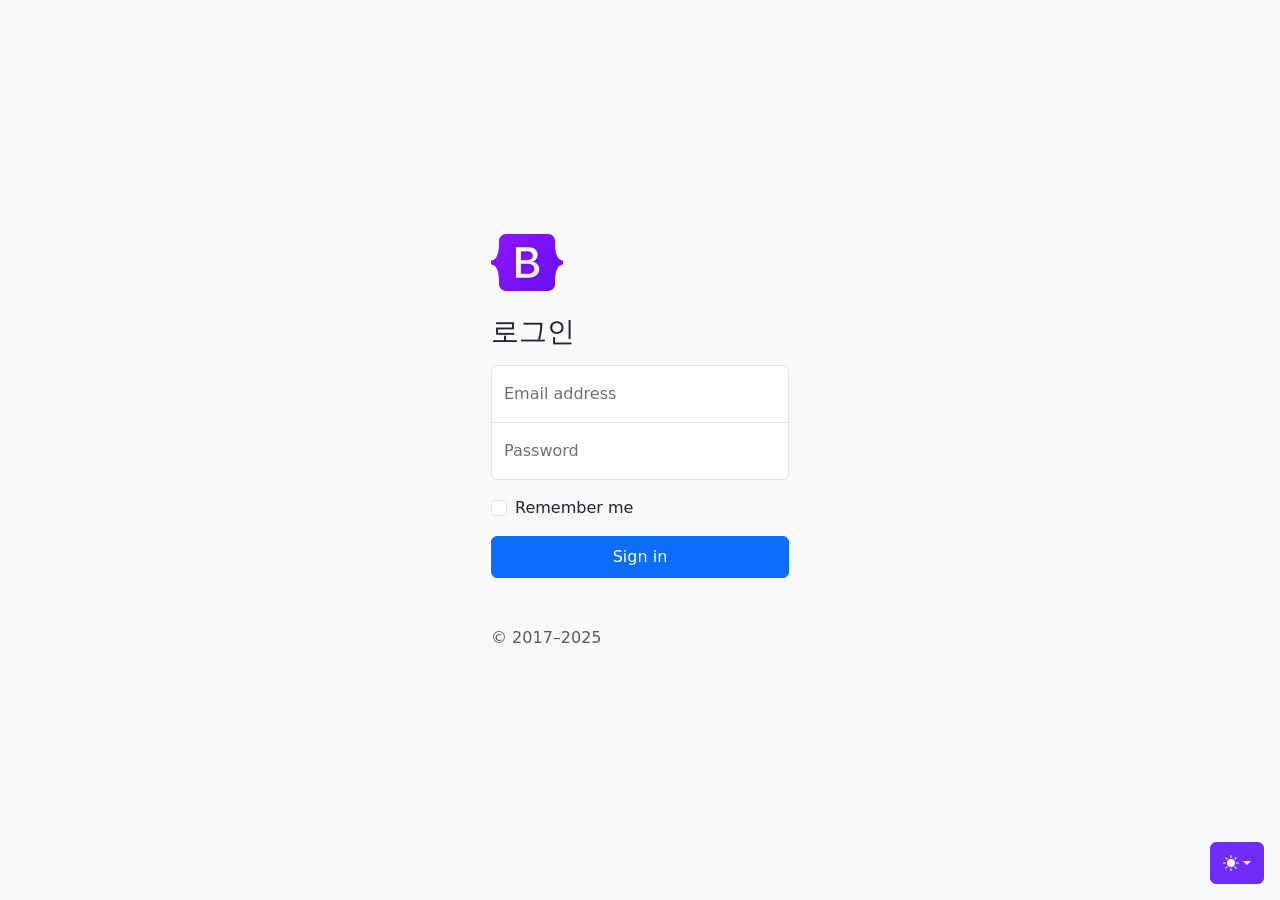
<file: ch02/sign-in/index.html>
<!doctype html>
<html lang="en" data-bs-theme="auto">
  <head>
    <meta charset="utf-8" />
    <meta name="viewport" content="width=device-width, initial-scale=1" />
    <meta name="description" content="" />
    <meta
      name="author"
      content="Mark Otto, Jacob Thornton, and Bootstrap contributors"
    />
    <meta name="generator" content="Astro v5.13.2" />
    <title>Signin Template · Bootstrap v5.3</title>
    <link
      rel="canonical"
      href="https://getbootstrap.com/docs/5.3/examples/sign-in/"
    />
    <script src="../assets/js/color-modes.js"></script>
    <link href="../assets/dist/css/bootstrap.min.css" rel="stylesheet" />
    <meta name="theme-color" content="#712cf9" />
    <link href="sign-in.css" rel="stylesheet" />
    <style>
      .bd-placeholder-img {
        font-size: 1.125rem;
        text-anchor: middle;
        -webkit-user-select: none;
        -moz-user-select: none;
        user-select: none;
      }
      @media (min-width: 768px) {
        .bd-placeholder-img-lg {
          font-size: 3.5rem;
        }
      }
      .b-example-divider {
        width: 100%;
        height: 3rem;
        background-color: #0000001a;
        border: solid rgba(0, 0, 0, 0.15);
        border-width: 1px 0;
        box-shadow:
          inset 0 0.5em 1.5em #0000001a,
          inset 0 0.125em 0.5em #00000026;
      }
      .b-example-vr {
        flex-shrink: 0;
        width: 1.5rem;
        height: 100vh;
      }
      .bi {
        vertical-align: -0.125em;
        fill: currentColor;
      }
      .nav-scroller {
        position: relative;
        z-index: 2;
        height: 2.75rem;
        overflow-y: hidden;
      }
      .nav-scroller .nav {
        display: flex;
        flex-wrap: nowrap;
        padding-bottom: 1rem;
        margin-top: -1px;
        overflow-x: auto;
        text-align: center;
        white-space: nowrap;
        -webkit-overflow-scrolling: touch;
      }
      .btn-bd-primary {
        --bd-violet-bg: #712cf9;
        --bd-violet-rgb: 112.520718, 44.062154, 249.437846;
        --bs-btn-font-weight: 600;
        --bs-btn-color: var(--bs-white);
        --bs-btn-bg: var(--bd-violet-bg);
        --bs-btn-border-color: var(--bd-violet-bg);
        --bs-btn-hover-color: var(--bs-white);
        --bs-btn-hover-bg: #6528e0;
        --bs-btn-hover-border-color: #6528e0;
        --bs-btn-focus-shadow-rgb: var(--bd-violet-rgb);
        --bs-btn-active-color: var(--bs-btn-hover-color);
        --bs-btn-active-bg: #5a23c8;
        --bs-btn-active-border-color: #5a23c8;
      }
      .bd-mode-toggle {
        z-index: 1500;
      }
      .bd-mode-toggle .bi {
        width: 1em;
        height: 1em;
      }
      .bd-mode-toggle .dropdown-menu .active .bi {
        display: block !important;
      }
    </style>
  </head>
  <body class="d-flex align-items-center py-4 bg-body-tertiary">
    <svg xmlns="http://www.w3.org/2000/svg" class="d-none">
      <symbol id="check2" viewBox="0 0 16 16">
        <path
          d="M13.854 3.646a.5.5 0 0 1 0 .708l-7 7a.5.5 0 0 1-.708 0l-3.5-3.5a.5.5 0 1 1 .708-.708L6.5 10.293l6.646-6.647a.5.5 0 0 1 .708 0z"
        ></path>
      </symbol>
      <symbol id="circle-half" viewBox="0 0 16 16">
        <path
          d="M8 15A7 7 0 1 0 8 1v14zm0 1A8 8 0 1 1 8 0a8 8 0 0 1 0 16z"
        ></path>
      </symbol>
      <symbol id="moon-stars-fill" viewBox="0 0 16 16">
        <path
          d="M6 .278a.768.768 0 0 1 .08.858 7.208 7.208 0 0 0-.878 3.46c0 4.021 3.278 7.277 7.318 7.277.527 0 1.04-.055 1.533-.16a.787.787 0 0 1 .81.316.733.733 0 0 1-.031.893A8.349 8.349 0 0 1 8.344 16C3.734 16 0 12.286 0 7.71 0 4.266 2.114 1.312 5.124.06A.752.752 0 0 1 6 .278z"
        ></path>
        <path
          d="M10.794 3.148a.217.217 0 0 1 .412 0l.387 1.162c.173.518.579.924 1.097 1.097l1.162.387a.217.217 0 0 1 0 .412l-1.162.387a1.734 1.734 0 0 0-1.097 1.097l-.387 1.162a.217.217 0 0 1-.412 0l-.387-1.162A1.734 1.734 0 0 0 9.31 6.593l-1.162-.387a.217.217 0 0 1 0-.412l1.162-.387a1.734 1.734 0 0 0 1.097-1.097l.387-1.162zM13.863.099a.145.145 0 0 1 .274 0l.258.774c.115.346.386.617.732.732l.774.258a.145.145 0 0 1 0 .274l-.774.258a1.156 1.156 0 0 0-.732.732l-.258.774a.145.145 0 0 1-.274 0l-.258-.774a1.156 1.156 0 0 0-.732-.732l-.774-.258a.145.145 0 0 1 0-.274l.774-.258c.346-.115.617-.386.732-.732L13.863.1z"
        ></path>
      </symbol>
      <symbol id="sun-fill" viewBox="0 0 16 16">
        <path
          d="M8 12a4 4 0 1 0 0-8 4 4 0 0 0 0 8zM8 0a.5.5 0 0 1 .5.5v2a.5.5 0 0 1-1 0v-2A.5.5 0 0 1 8 0zm0 13a.5.5 0 0 1 .5.5v2a.5.5 0 0 1-1 0v-2A.5.5 0 0 1 8 13zm8-5a.5.5 0 0 1-.5.5h-2a.5.5 0 0 1 0-1h2a.5.5 0 0 1 .5.5zM3 8a.5.5 0 0 1-.5.5h-2a.5.5 0 0 1 0-1h2A.5.5 0 0 1 3 8zm10.657-5.657a.5.5 0 0 1 0 .707l-1.414 1.415a.5.5 0 1 1-.707-.708l1.414-1.414a.5.5 0 0 1 .707 0zm-9.193 9.193a.5.5 0 0 1 0 .707L3.05 13.657a.5.5 0 0 1-.707-.707l1.414-1.414a.5.5 0 0 1 .707 0zm9.193 2.121a.5.5 0 0 1-.707 0l-1.414-1.414a.5.5 0 0 1 .707-.707l1.414 1.414a.5.5 0 0 1 0 .707zM4.464 4.465a.5.5 0 0 1-.707 0L2.343 3.05a.5.5 0 1 1 .707-.707l1.414 1.414a.5.5 0 0 1 0 .708z"
        ></path>
      </symbol>
    </svg>
    <div
      class="dropdown position-fixed bottom-0 end-0 mb-3 me-3 bd-mode-toggle"
    >
      <button
        class="btn btn-bd-primary py-2 dropdown-toggle d-flex align-items-center"
        id="bd-theme"
        type="button"
        aria-expanded="false"
        data-bs-toggle="dropdown"
        aria-label="Toggle theme (auto)"
      >
        <svg class="bi my-1 theme-icon-active" aria-hidden="true">
          <use href="#circle-half"></use>
        </svg>
        <span class="visually-hidden" id="bd-theme-text">Toggle theme</span>
      </button>
      <ul
        class="dropdown-menu dropdown-menu-end shadow"
        aria-labelledby="bd-theme-text"
      >
        <li>
          <button
            type="button"
            class="dropdown-item d-flex align-items-center"
            data-bs-theme-value="light"
            aria-pressed="false"
          >
            <svg class="bi me-2 opacity-50" aria-hidden="true">
              <use href="#sun-fill"></use>
            </svg>
            Light
            <svg class="bi ms-auto d-none" aria-hidden="true">
              <use href="#check2"></use>
            </svg>
          </button>
        </li>
        <li>
          <button
            type="button"
            class="dropdown-item d-flex align-items-center"
            data-bs-theme-value="dark"
            aria-pressed="false"
          >
            <svg class="bi me-2 opacity-50" aria-hidden="true">
              <use href="#moon-stars-fill"></use>
            </svg>
            Dark
            <svg class="bi ms-auto d-none" aria-hidden="true">
              <use href="#check2"></use>
            </svg>
          </button>
        </li>
        <li>
          <button
            type="button"
            class="dropdown-item d-flex align-items-center active"
            data-bs-theme-value="auto"
            aria-pressed="true"
          >
            <svg class="bi me-2 opacity-50" aria-hidden="true">
              <use href="#circle-half"></use>
            </svg>
            Auto
            <svg class="bi ms-auto d-none" aria-hidden="true">
              <use href="#check2"></use>
            </svg>
          </button>
        </li>
      </ul>
    </div>
    <main class="form-signin w-100 m-auto">
      <form>
        <img
          class="mb-4"
          src="../assets/brand/bootstrap-logo.svg"
          alt=""
          width="72"
          height="57"
        />
        <h1 class="h3 mb-3 fw-normal">로그인</h1>
        <div class="form-floating">
          <input
            type="email"
            class="form-control"
            id="floatingInput"
            placeholder="name@example.com"
          />
          <label for="floatingInput">Email address</label>
        </div>
        <div class="form-floating">
          <input
            type="password"
            class="form-control"
            id="floatingPassword"
            placeholder="Password"
          />
          <label for="floatingPassword">Password</label>
        </div>
        <div class="form-check text-start my-3">
          <input
            class="form-check-input"
            type="checkbox"
            value="remember-me"
            id="checkDefault"
          />
          <label class="form-check-label" for="checkDefault">
            Remember me
          </label>
        </div>
        <button class="btn btn-primary w-100 py-2" type="submit">
          Sign in
        </button>
        <p class="mt-5 mb-3 text-body-secondary">&copy; 2017–2025</p>
      </form>
    </main>
    <script
      src="../assets/dist/js/bootstrap.bundle.min.js"
      class="astro-vvvwv3sm"
    ></script>
  </body>
</html>
</file>
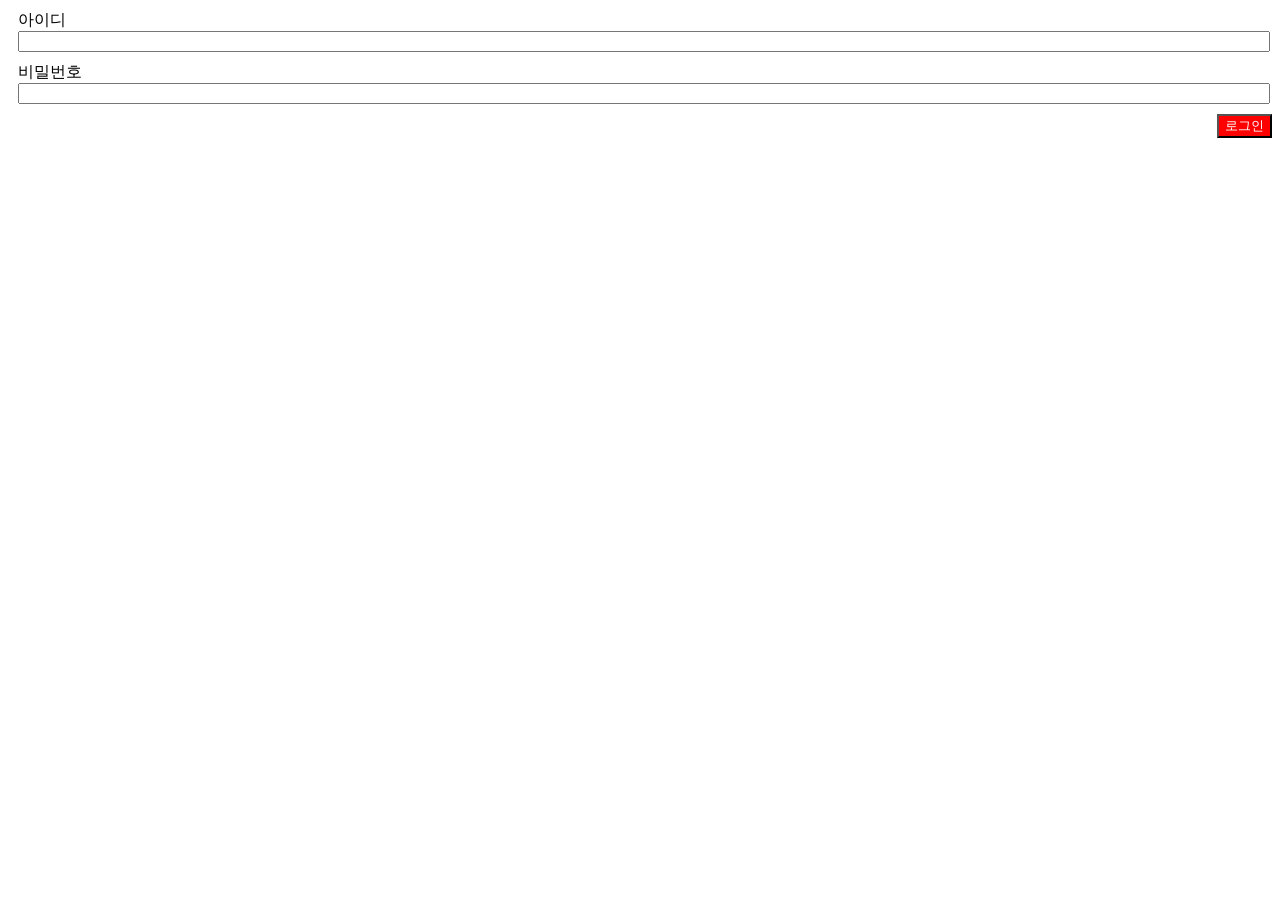
<file: login2.html>
<!doctype html>
<html>
    <head>
        <meta charset="utf-8">
        <title>로그인</title>
        <style>
            .account {
                margin: 10px 10px
            }

            .login {
                float: right;
                background-color: red;
                color: white;
            }

            .write {
                width: 100%;
            }
        </style>
    </head>
    <body>
         <div class="account">
             <label>아이디</label>
             <input type="text" class="write">
         </div>
         <div class="account">
             <lsbel>비밀번호</label>
                <input type="password" class="write">
         </div>
         <button type="submit" class="login">로그인</button>
        </body>
    </html>
</file>
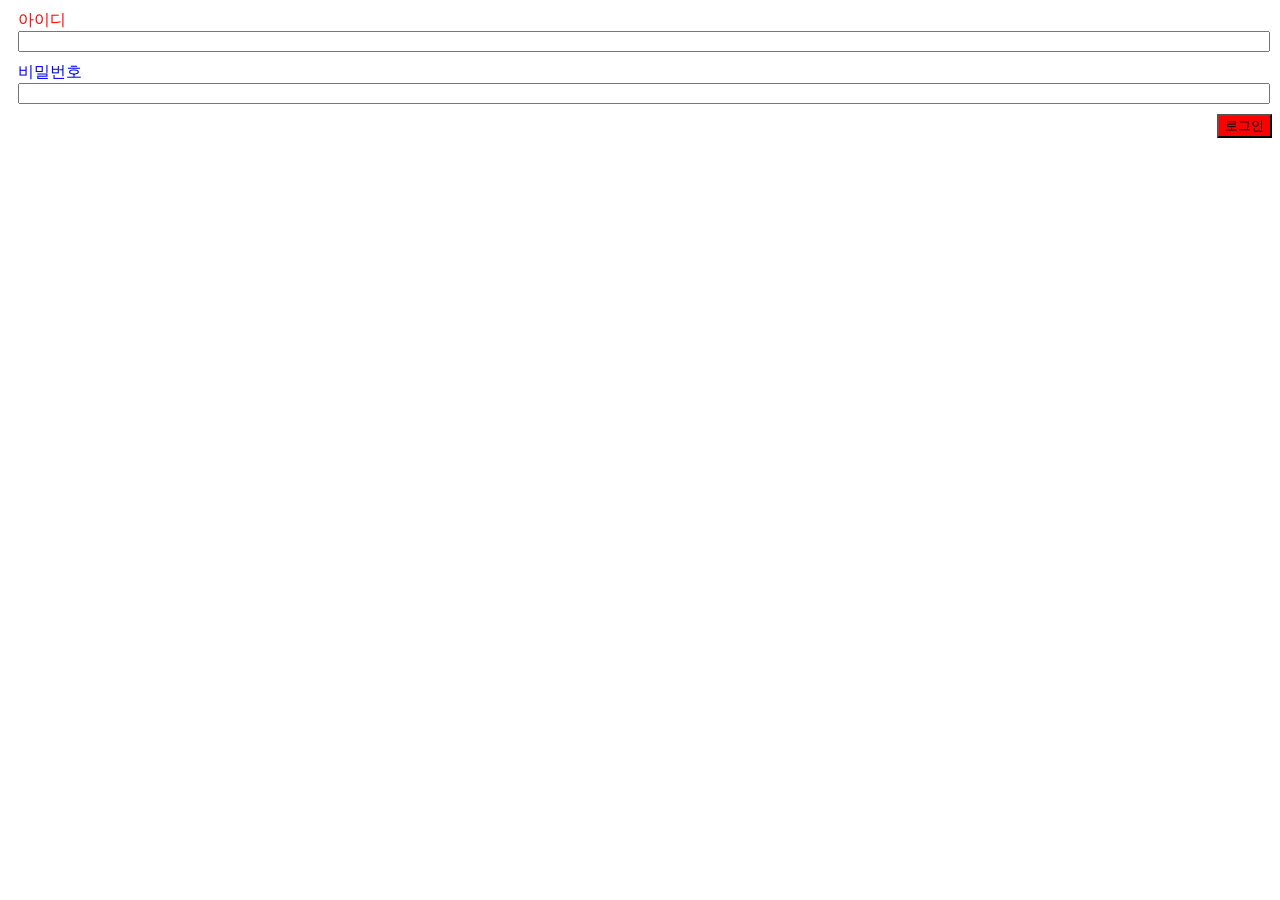
<file: ch02/login.html>
<!doctype html>
<html>
    <head>
        <meta charset="utf-8">
        <title>로그인</title>
        <style>
            
             #divid, #divpw {
                 margin: 10px 10px;
             }

             #lblid {
                 color: red;
             }

             #lblpw {
                 color: blue
             }

             input {
                 width: 100%;
             }

             #login {
                 float: right;
                 background-color: red;
                 color: black;
             }
        </style>
    </head>
    <body>
        <div id="divid">
            <label id="lblid">아이디</label>
            <input type="text" id="userpw">
        </div>
        <div id="divid">
            <label id="lblpw">비밀번호</label>
            <input type="password" id="userpw">
        </div>
        <button type="submit" id="login">로그인</button>
    </body>
</html>
</file>
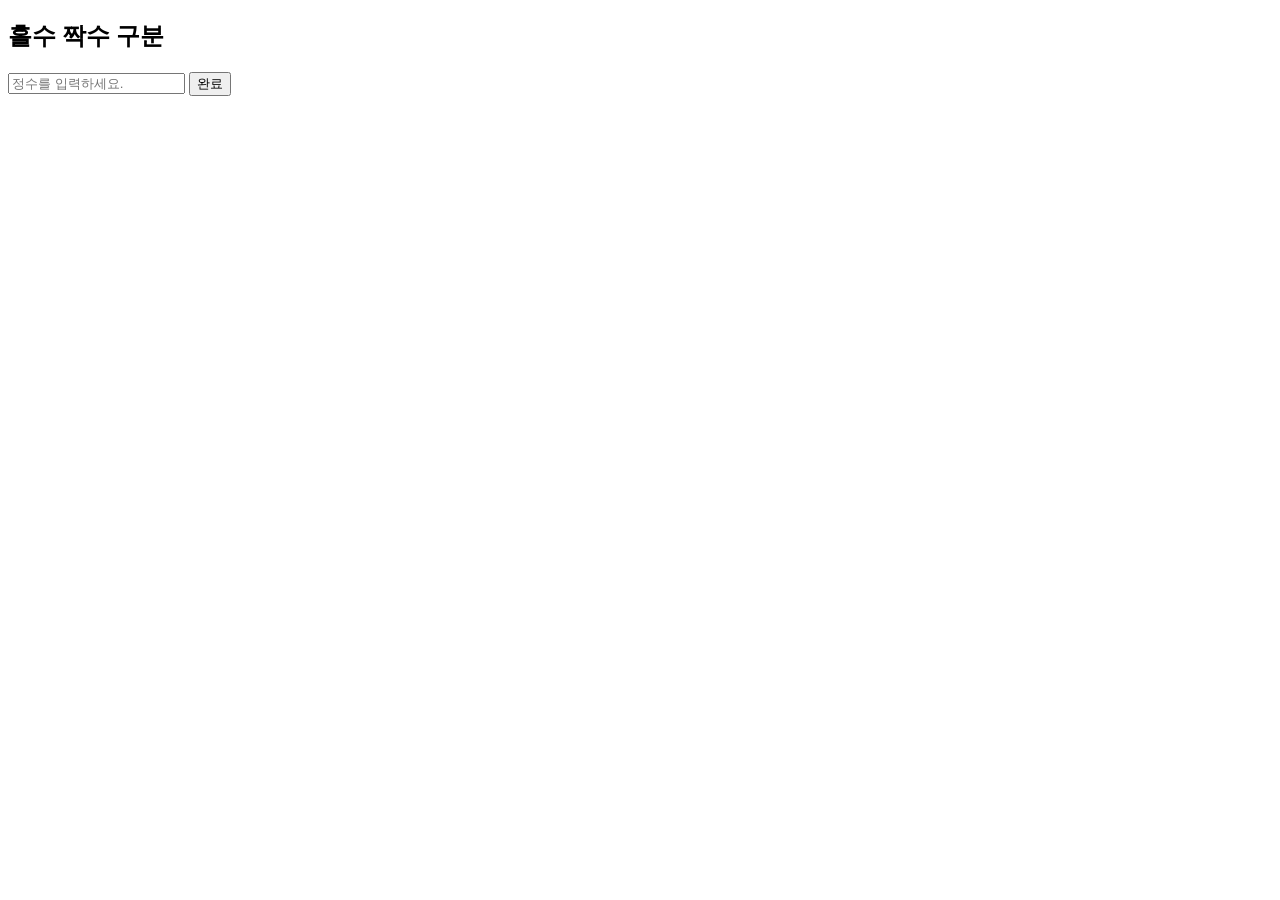
<file: ch05/oddeven.html>
<!DOCTYPE html>
<html lang="en">
    <head>
        <meta charset="UTF-8">
        <meta name="viewport" content="width=device-width, initial-scale=1.0">
        <title>홀짝 구분</title>
    </head>
    <body>
    <h2>홀수 짝수 구분</h2>
    <input id="input_number" type="number" placeholder="정수를 입력하세요."
        />
        <button id="btn" type="button">완료</button>
        <div id="result"></div>
    </body>
</html>
<script>
    // 버튼에 Click 이벤트 등록
    document.getElementById("btn").onclick = function () {
       // input 내 값 조회
       const num = document.getElementById("input_number").value;
       let result = null;
       // 홀수인지 짝수인지 구분
       if (num % 2 == 0) {
           result = "짝수";
       } else {
           result = "홀수";
       }
       // result라는 id를 가진 div 태그 내용을 result로 변경
       document.getElementById("result").textContent = result;
    };
</script>
</file>
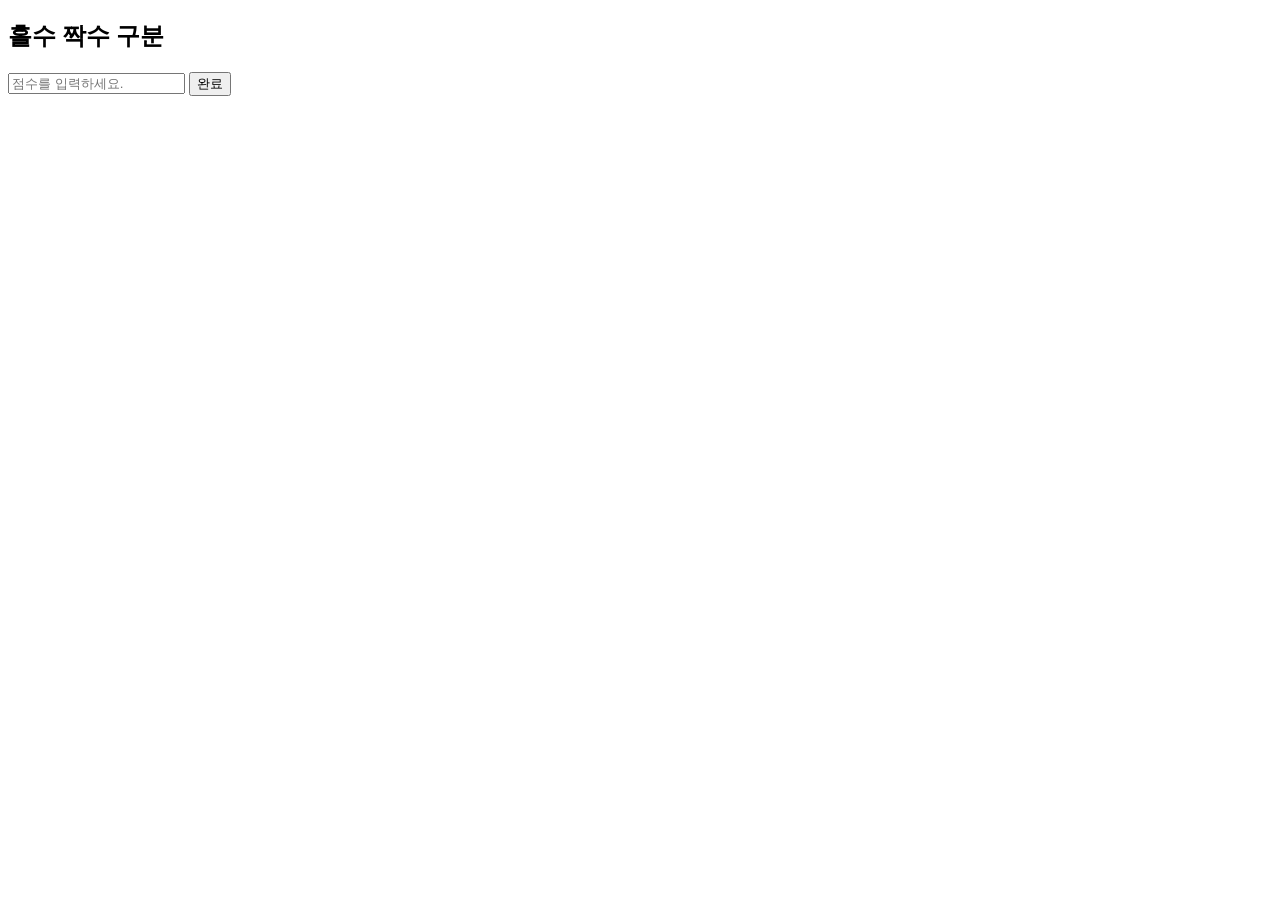
<file: ch05/score-switch.html>
<!DOCTYPE html>
<html lang="en">
<head>
    <meta charset="UTF-8">
    <meta name="viewport" content="width=device-width, initial-scale=1.0">
    <title>Document</title>
</head>
<body>
    <h2>홀수 짝수 구분</h2>
    <input id="input_number" type="number" placeholder="점수를 입력하세요."/>
    <button id="btn" type="button">완료</button>
    <div id="result"></div>

    <script>
        document.getElementById("btn").onclick = function() {
            const num = document.getElementById("input_number").value;
            let result = ""
            if (num > 100 || num < 0) {
                result = "유효하지 않은 값"
            } else {
                switch (Math.trunc(num / 10)) {
                    case 10:
                    case 9:
                        result = "A"
                        break;
                    case 8:
                        result = "B"
                        break;
                    case 7:
                        result = "C"
                        break;
                    case 6:
                        result = "D"
                        break;
                    default :
                        result = "F"
                        break;
                }
            }
            document.getElementById("result").textContent = result;
        }
    </script>
</body>
</html>
</file>
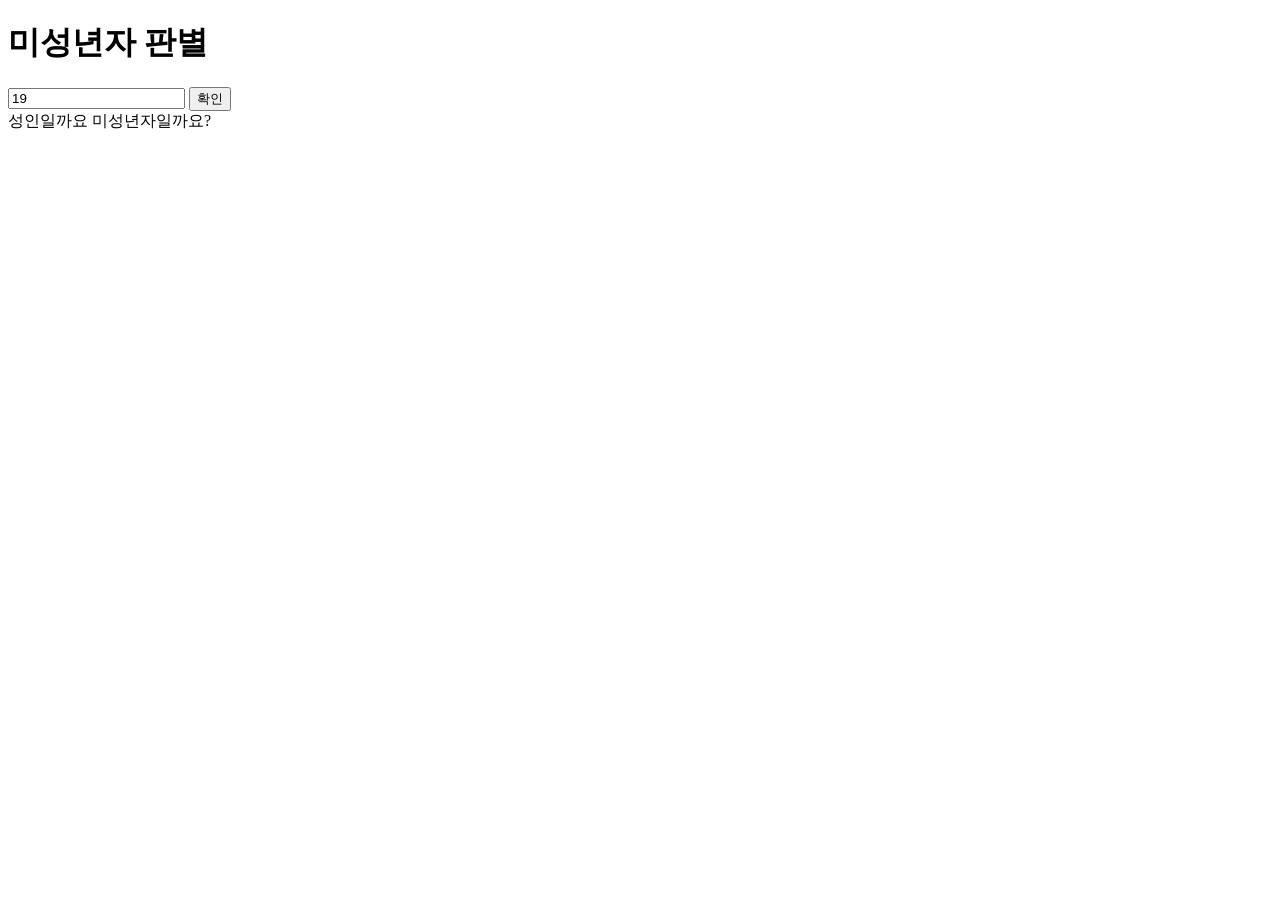
<file: ch06/checkAdult.html>
<!DOCTYPE html>
<html lang="en">
    <head>
    <meta charset="UTF-8">
    <meta name="viewport" content="width=device-width, initial-scale=1.0">
    <title>미성년자 판별</title>
    </head>
    <body> 
        <h1>미성년자 판별</h1>
        <input id="input_age" type="number" value="19" />
        <button id="btn_ok">확인</button>
        <div id="result">성인일까요 미성년자일까요?</div>
    </body>
    <script>
        document.getElementById("btn_ok").onclick = function () {
            let age = document.getElementById("input_age").value
            alert(age)
        }
    </script>
</html>
</file>
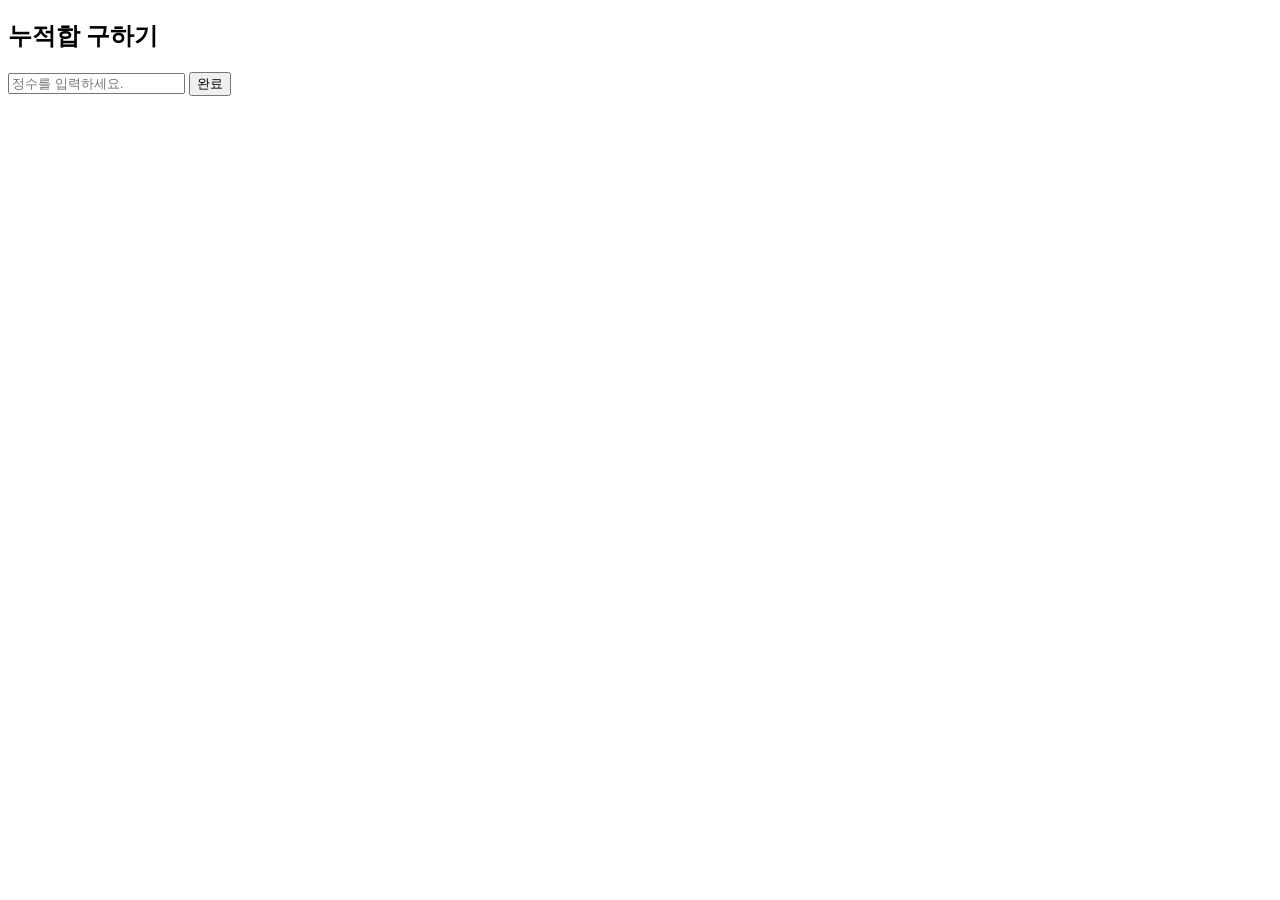
<file: ch06/sum.html>
<!-- html input 통해 n 입력 받기 -->
<!-- 1 ~ n까지의 누적합을 반복문 이용해 계산 -->
<!-- 누적합을 문서에 출력 -->
<!DOCTYPE html>
<html lang="en">
<head>
    <meta charset="UTF-8">
    <meta name="viewport" content="width=device-width, initial-scale=1.0">
    <title>누적합</title>
</head>
<body>
    <h2>누적합 구하기</h2>
    <input
        id = "input_number"
        type = "number"
        placeholder="정수를 입력하세요."
    />
    <button id = "btn" type = button>완료</button>
    <div id = "result"></div>
</body>
</html>
<script>
    
    document.getElementById("btn").onclick = function () {
       const num = document.getElementById("input_number").value;
       let result = 0;
       for (let i = 1; i <= num; i++) {
        result += i;
       }
       document.getElementById("result").textContent = result;
    };
</script>
</file>
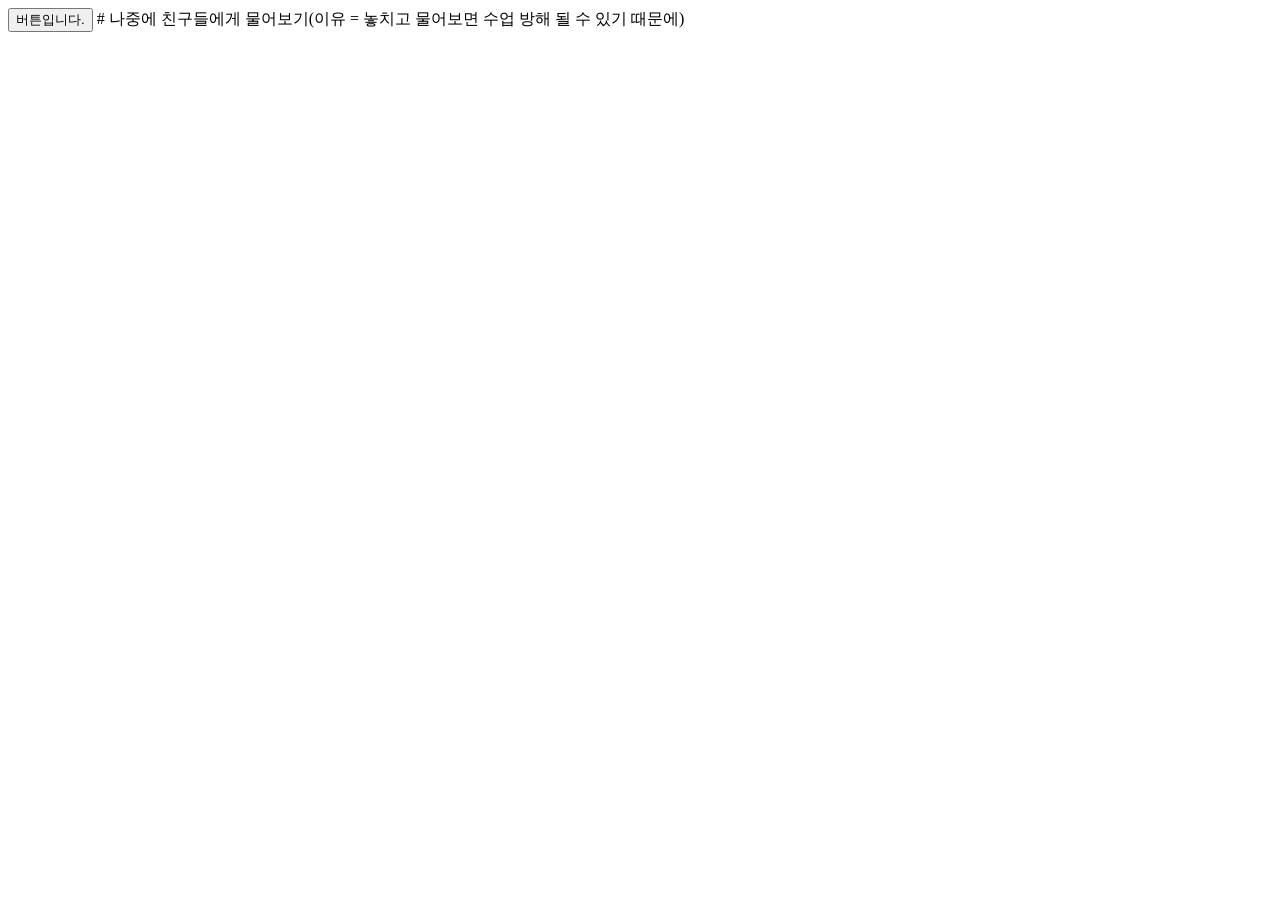
<file: ch08/clickevent.html>
<!DOCTYPE html>
<html lang="en">
<head>
    <meta charset="UTF-8">
    <meta name="viewport" content="width=device-width, initial-scale=1.0">
    <title>Document</title>
</head>
<body>
    <button id="btn">버튼입니다.</button>
</body>
<script>
    const first = function () {
        alert("First Click");
    }
    const second = function () {
        alert("First Click");
    }
    document.getElementById("btn").onclick = second
    btn.addEvantListener("click", first);
    btn.addEvantListener("click", second);
</script>
</html>
# 나중에 친구들에게 물어보기(이유 = 놓치고 물어보면 수업 방해 될 수 있기 때문에)
</file>
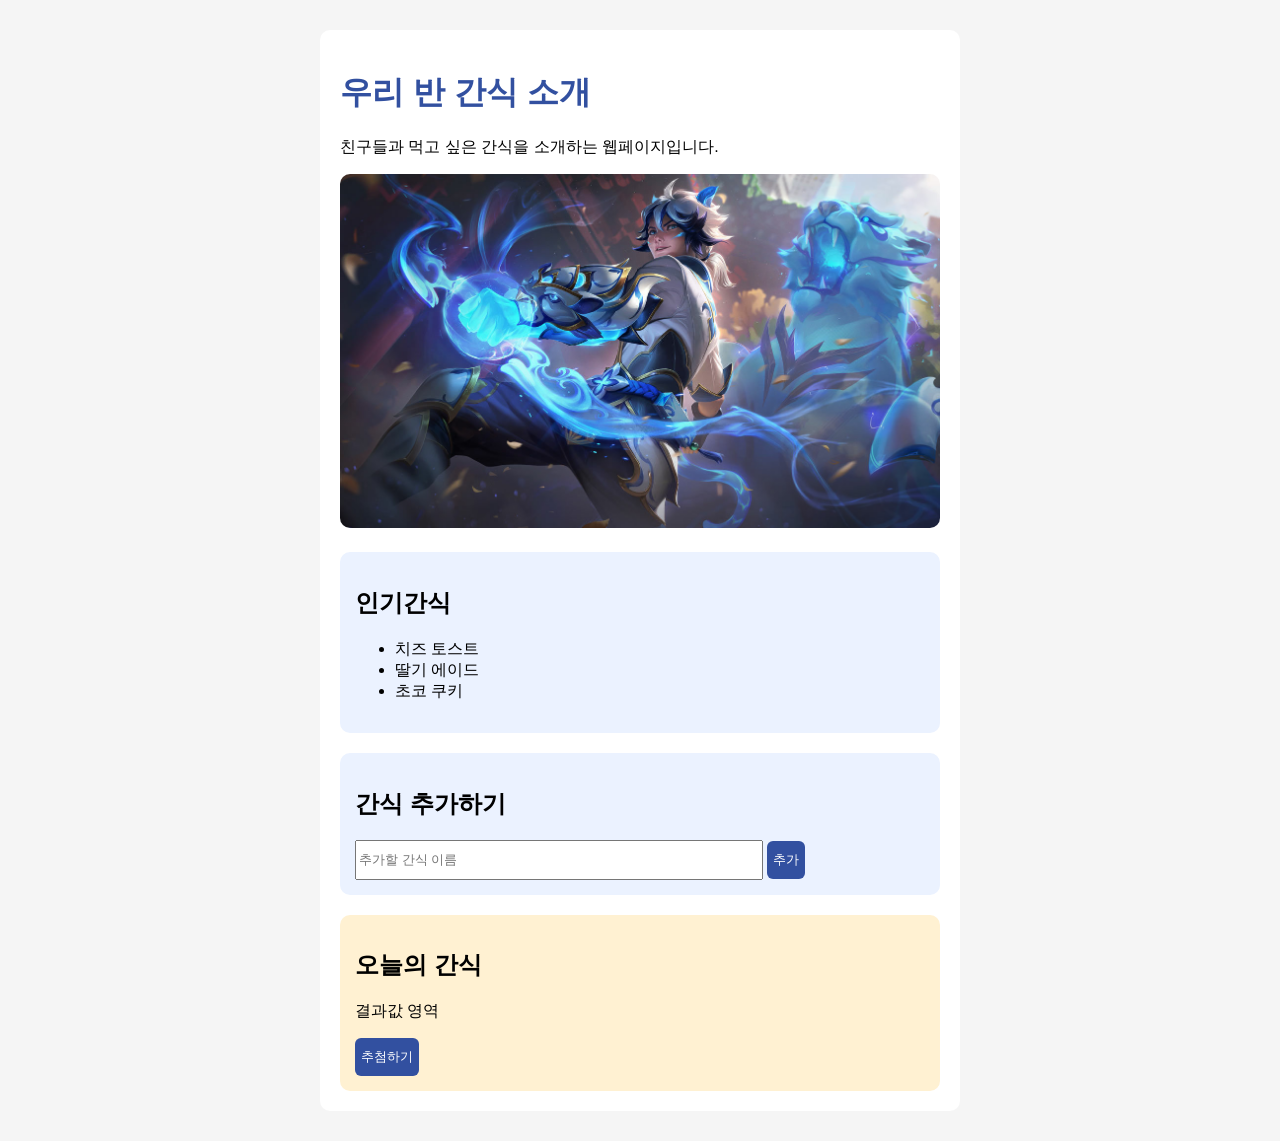
<file: test/randomsnack.html>
<!DOCTYPE html>
<html lang="en">
<head>
    <meta charset="UTF-8">
    <meta name="viewport" content="width=device-width, initial-scale=1.0">
    <title>Document</title>
    <link href="./randomsnack.css" rel="stylesheet" />
</head>
<body>
    <div class="wrap">
        <h1>우리 반 간식 소개</h1>  
        <p>친구들과 먹고 싶은 간식을 소개하는 웹페이지입니다.</p>
        <img src="./Ezreal_25.jpg" alt="콘프로스트입니다." />
        <div class="menu_box">
            <h2>인기간식</h2>
            <ul id="menu_list">
            </ul>
        </div>
        <div class="menu_box">
            <h2>간식 추가하기</h2>
            <input
                id="input_snack"
                type="text"
                placeholder="추가할 간식 이름"
            />
            <button id="btn_odd">추가</button>
        </div>
        <div class="event_box">
            <h2>오늘의 간식</h2>
            <p id="event_result">결과값 영역</p>
            <button id="btn_event">추첨하기</button>
        </div>
    </div>
    <script src="./randomsnack.js"></script>
</body>
</html>
</file>
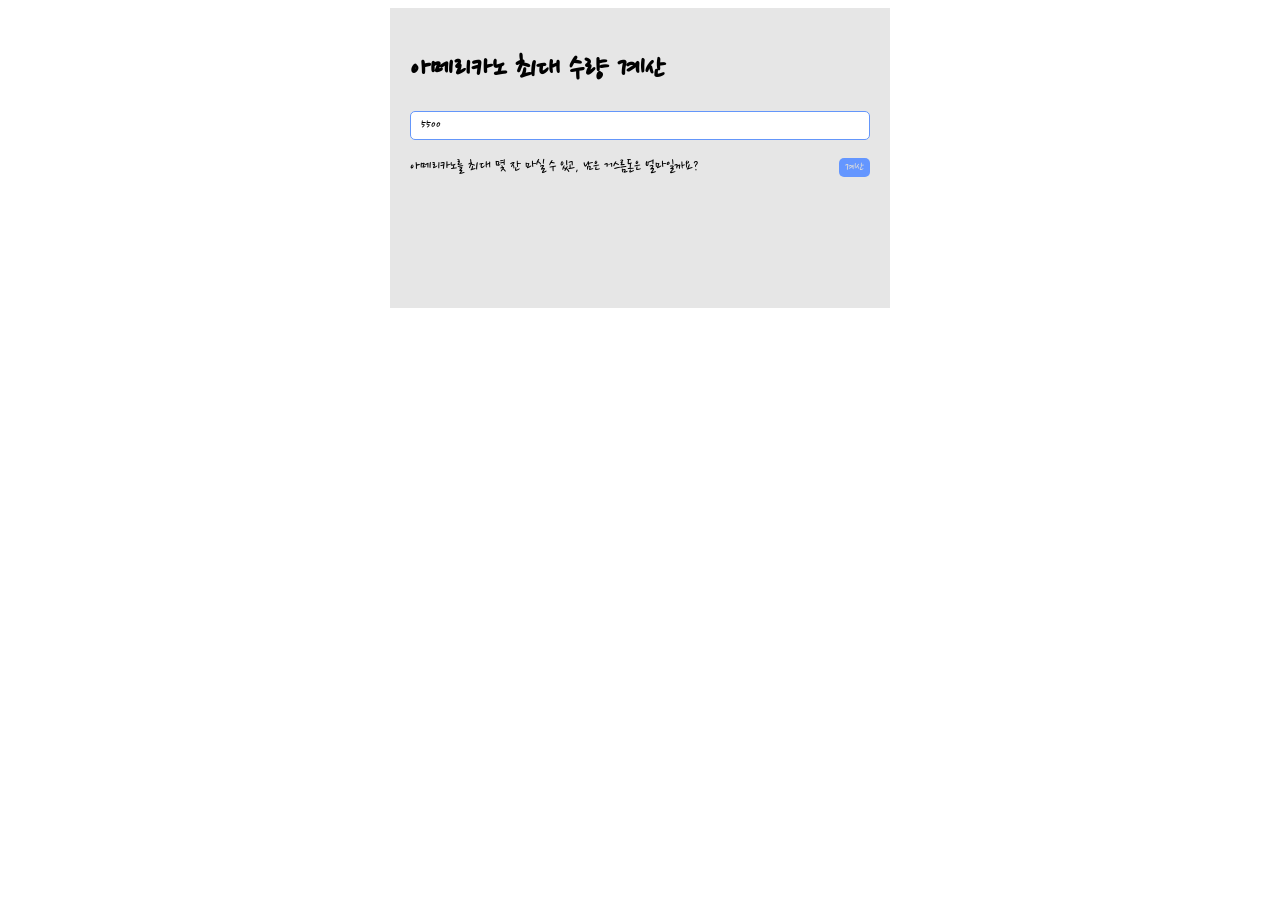
<file: ch06/0415/coffee.html>
<!doctype html>
<html lang="en">
    <head>
        <meta charset="UTF-8" />
        <meta name="viewport" content="width=device-width, initial-scale=1.0" />
        <title>Document</title>
        <!-- CDN 사용해 폰트 파일을 로드하기 -->
        <link rel="preconnect" href="https://fonts.googleapis.com" />
        <link rel="preconnect" href="https://fonts.gstatic.com" crossorigin />
        <link
            href="https://fonts.googleapis.com/css2?family=Nanum+Pen+Script&family=Noto+Sans:ital,wght@0,100..900;1,100..900&display=swap"
            rel="stylesheet"
        />
        <style>
            * {
                /* 폰트 설정하기 */
                font-family: "Nanum Pen Script", "Noto Sans", sans-serif;
                /* 요소의 너비/높이를 계산할 때 순수 콘텐트 박스 영역만 계산할지(content-box), 
                테두리와 안쪽 여백도 포함해 계산할지(border-box) 설정하는 css 속성
                별도 설정하지 않을 경우 기본값은 content-box */
                box-sizing: border-box;
            }
            .main {
                /* 너비는 500px */
                width: 500px;
                /* 높이는 300px */
                height: 300px;
                /* 테두리 안쪽 여백은 상하좌우 20px */
                padding: 20px;
                /* 테두리 바깥쪽 여백은 상하 0, 좌우는 자동으로 균등하게 배분되도록 (auto) */
                margin: 0 auto;
                /* 배경 색상은 rgb(230, 230, 230) */
                background-color: rgb(230, 230, 230);
            }
            #price {
                /* 너비는 100% */
                width: 100%;
                /* 테두리 두께는 1px, 유형은 실선, 색상은 rgb(100, 150, 255) */
                border: 1px solid rgb(100, 150,250);
                /* 테두리 반경은 5px */
                border-radius: 5px;
                /* 해당 input을 클릭해 focus 되었을 때, 외곽선이 없도록 (outline)*/
                outline: none;
                /* 테두리 안쪽 여백은 상하 5px 좌우 10px */
                padding: 5px 10px;
                /* 테두리 바깥쪽 여백을 하단 1rem */
                margin-bottom: 1rem;
                /* rem은 최상단에 정의된 폰트 크기를 기준으로 결정된다. */
                /* 최상단 폰트 크기를 14px로 정의한 경우, 1rem = 14px이 된다. */
            }
            .btn_wrap {
                /* 자신의 부모 컨테이너 기준 오른쪽에 배치되도록 (float 속성)*/
                float: right;
            }
            #btn_calc {
                /* 배경 색상은 rgb(100, 150, 255); */
                background-color: rgb(100, 150, 255);
                /* 텍스트 색상은 rgb(220, 220, 220) */
                color: rgb(220, 220, 220);
                /* 테두리 없음 */
                border: none;
                /* 해당 id를 가진 요소에 마우스를 가져다대면 커서가 "pointer"로 바뀌도록 */
                cursor: pointer;
                /* border 안쪽 여백은 상하 12px 좌우 20px */
                padding: 12xp 20xp;
                transition: all ease 1s;
                border-radius: 5px;
            }

            /* :hover는 의사 클래스 선택자 중 하나로, 해당 요소에 마우스를 올렸을 때 CSS를 정의하기 위해 사용된다. */
            #btn_calc:hover {
                /* 배경색은 rgb(130, 180, 255) */
                background-color: rgb(130, 180, 255);
                border-radius: 10px;
            }
        </style>
    </head>
    <body>
        <div class="main">
            <h1>아메리카노 최대 수량 계산</h1>
            <input type="text" id="price" value="5500" />
            <div class="btn_wrap">
                <button id="btn_calc">계산</button>
            </div>
            <div id="print">
                아메리카노를 최대 몇 잔 마실 수 있고, 남은 거스름돈은
                얼마일까요?
            </div>
        </div>
    </body>
</html>
<script>
    const onCalcBtnClick = function () {
        let money = +document.getElementById("price").value;
        const price = 5500;
        let count = 0; // 살 수 있는 아메리카노 수량
        let change = 0; // 아메리카노를 가능한 많이 사고 남은 거스름돈

        count = Math.floor(money / price); // 아메리카노 수
        change = money % price; // 거스름돈
        // TODO :: 입력받은 금액을 기준으로 살 수 있는 아메리카노의 수량 구하기
        // TODO :: 입력받은 금액을 기준으로 아메리카노를 최대한 사고 남은 잔돈 구하기

        document.getElementById("print").textContent =
            `아메리카노를 ${count}잔 살 수 있다.. 거스름돈은 ${change}원이다`;
    };
    document.getElementById("btn_calc").onclick = onCalcBtnClick;
</script>
</file>
<file: ch02/sign-in/sign-in.css>
html,
body {
  height: 100%;
}

.form-signin {
  max-width: 330px;
  padding: 1rem;
}

.form-signin .form-floating:focus-within {
  z-index: 2;
}

.form-signin input[type="email"] {
  margin-bottom: -1px;
  border-bottom-right-radius: 0;
  border-bottom-left-radius: 0;
}

.form-signin input[type="password"] {
  margin-bottom: 10px;
  border-top-left-radius: 0;
  border-top-right-radius: 0;
}
</file>
<file: test/randomsnack.css>
body {
    background-color: rgb(245, 245, 245);
    font-family: "Noto Sans KR", sans-serif;
}

h1 {
    color: rgb(50, 80, 160);
}

.wrap {
    width: 600px;
    margin: 30px auto;
    padding: 20px;
    background-color: white;
    border-radius: 10px;
}

img {
    width: 100%;
    border-radius: 10px;
}

.menu_box {
    margin-top: 20px;
    padding: 15px;
    background-color: rgb(235, 242, 255);
    border-radius: 10px;
}

.menu_box {
    margin-bottom: 8px;
}

.event_box {
    margin-top: 20px;
    padding: 15px;
    background-color: rgb(255, 241, 210);
    border-radius: 10px;
}

input {
    width: 400px;
    height: 34px;
}

button {
    height: 38px;
    background-color: rgb(50, 80, 160);
    color: white;
    border: none;
    border-radius: 6px;
    cursor: pointer;
}

button:hover {
    background-color: rgb(255, 120, 120);
}
</file>
